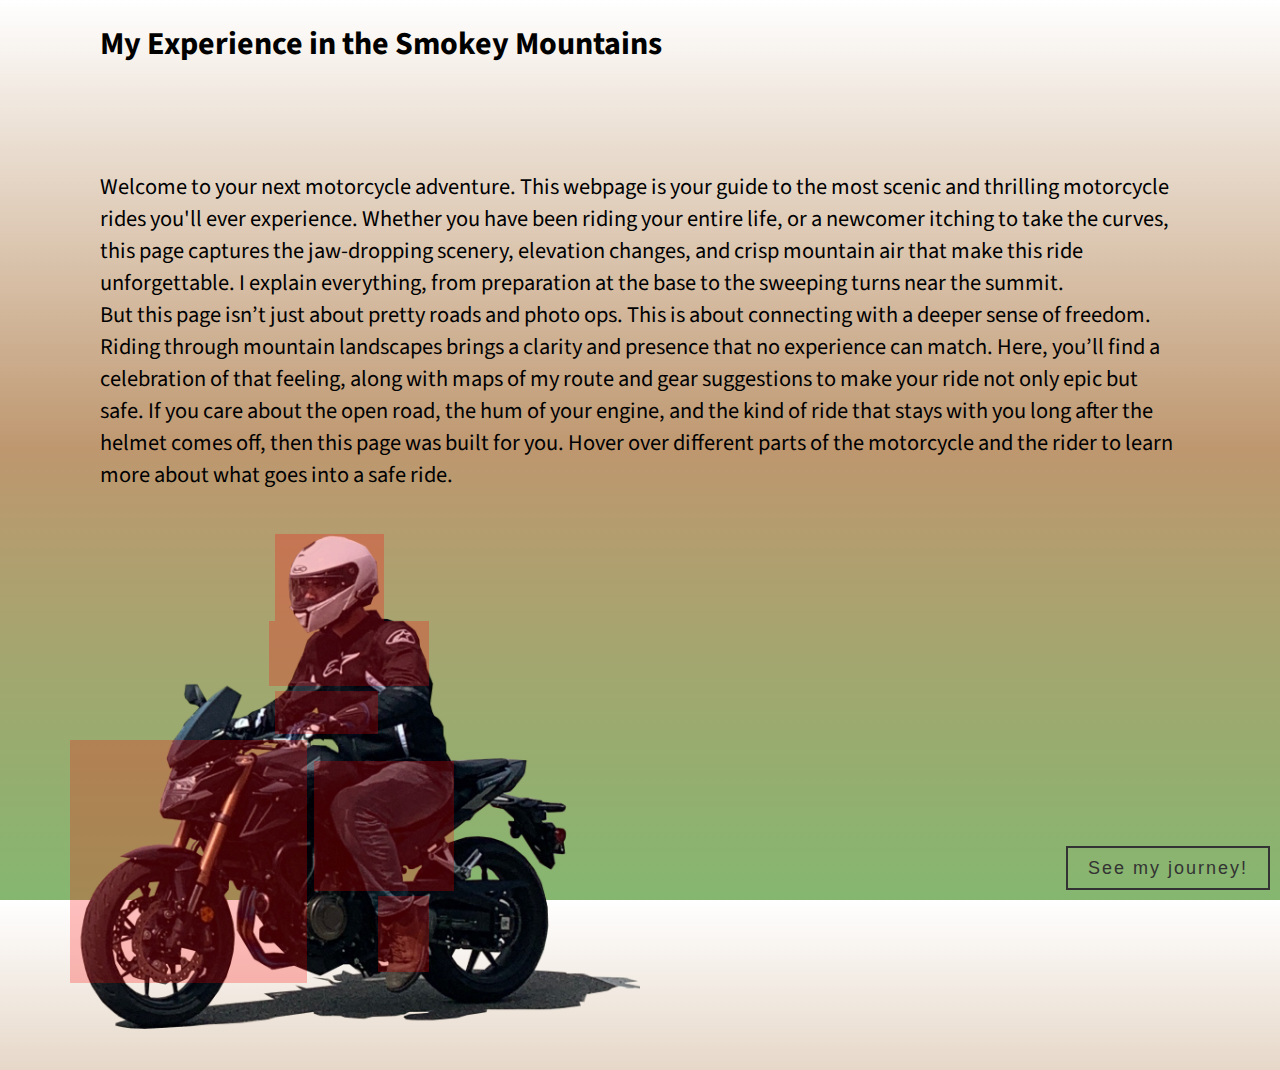
<file: index.html>
<!DOCTYPE html>

<html lang="en">
	
	<head>

		<meta charset="UTF-8">

		<!-- CSS Files -->
		<link rel="stylesheet" href="css/styles.css" />
		<!-- Javascript Files -->
		 
		<link rel="preconnect" href="https://fonts.googleapis.com">
		<link rel="preconnect" href="https://fonts.gstatic.com" crossorigin>
		<link href="https://fonts.googleapis.com/css2?family=Bubblegum+Sans&family=Newsreader:ital,opsz,wght@0,6..72,200..800;1,6..72,200..800&family=Source+Sans+3:ital,wght@0,200;1,200&family=Winky+Rough:ital,wght@0,300..900;1,300..900&family=Zain:ital,wght@0,200;0,300;0,400;0,700;0,800;0,900;1,300;1,400&display=swap" rel="stylesheet">

	</head>

	<body>

		<!-- All HTML elements go here -->
		<!-- this is a comment -->
		 <h1 class="title">My Experience in the Smokey Mountains</h1>
<!-- 
		<div class="container">
				<img src="images/side.PNG"></img>
		</div> -->

		<div class="content">
			<!-- image + hotspots -->
			<div class="intro">
				<p>
					Welcome to your next motorcycle adventure. This webpage is your guide to the most scenic and thrilling motorcycle rides you'll ever experience. Whether you have been riding your entire life, or a newcomer itching to take the curves, this page captures the jaw-dropping scenery, elevation changes, and crisp mountain air that make this ride unforgettable. I explain everything, from preparation at the base to the sweeping turns near the summit. <br>
					But this page isn’t just about pretty roads and photo ops. This is about connecting with a deeper sense of freedom. Riding through mountain landscapes brings a clarity and presence that no experience can match. Here, you’ll find a celebration of that feeling, along with maps of my route and gear suggestions to make your ride not only epic but safe. If you care about the open road, the hum of your engine, and the kind of ride that stays with you long after the helmet comes off, then this page was built for you.
					Hover over different parts of the motorcycle and the rider to learn more about what goes into a safe ride.
				</p>
			</div>
			<div class="container">
			  <div class="hotspot helmet"  data-text="A motorcycle helmet is the most critical piece of safety gear, designed to protect the rider's head during impacts.Wearing a helmet significantly reduces the risk of traumatic brain injuries and fatalities in accidents. According to the National Highway Traffic Safety Administration (NHTSA), helmets are highly effective in protecting motorcycle riders' heads in crashes."></div>
			  <div class="hotspot jacket"  data-text="A motorcycle jacket serves as a primary protective layer for the upper body, safeguarding against abrasions, cuts, and fractures during accidents. Constructed from durable materials like leather or reinforced textiles, these jackets often incorporate armor in critical areas such as the elbows, shoulders, and spine to absorb impact. They also offer comfort, as well as weather resistance."></div>
			  <div class="hotspot pants"   data-text="Motorcycle pants are designed to protect the rider's lower body, particularly the hips and knees, from injuries in the event of a crash. Unlike regular jeans, these pants are made with abrasion-resistant materials and often feature built-in armor or padding at key impact zones. This added protection helps reduce the severity of injuries and provides a safer riding experience."></div>
			  <div class="hotspot boots"   data-text="Proper motorcycle boots are essential for protecting the feet and ankles from injuries during rides and potential accidents. They are designed with sturdy materials to resist abrasions and impacts, and often include reinforced areas around the ankles and toes. Additionally, these boots provide better grip and control on the foot pegs and road surfaces, enhancing overall riding stability."></div>
			  <div class="hotspot gloves"  data-text="Motorcycle gloves are crucial for protecting the hands from abrasions, cuts, and impacts during rides or in the event of a fall. They also help maintain grip and control by reducing hand fatigue and providing insulation against weather conditions. High-quality gloves often feature reinforced knuckles and palms, offering additional protection and durability."></div>
			  <div class="hotspot bike"    data-text="The star of the show. This is a 2022 Honda CB500F/A, Honda’s sport touring line of the CB series. This is my first bike, and has never given me a single problem. It is a great bike to learn on, as well as make the beginner mistakes, that way more powerful motorcycles will not cause me issues, either. Any motorcycle in the 400cc to 600cc range are great motorcycles for beginners."></div>
			  <img src="images/side.PNG"></img>
			  
			</div>
			<div class="infobox" id="infoBox"></div>
		<div class="next-button">
			<a href="videomap.html" class="button"><span>See my journey!</span></a>
		</div>
		<script src="js/script.js"></script>
	</body>

</html>
</file>
<file: css/styles.css>
html, body {
    height: 100%;
    margin: 0;
    font-family: "Source Sans 3";
    overflow: visible;
}

h1 {
    text-align: left;
    margin-left: 100px;
    font-size: xx-large;
}

.intro {
    margin-top: 60px;
    margin-bottom: 10px;
    margin-left: 100px;
    margin-right: 100px;
    font-size: 1.4em;
    display: inline-block;
}

body{
    background: linear-gradient(
        #FFFFFF 0%,
        #be976f 50%,
        #85b770 100%
    );
}

.mapwrapper {
    position: relative;
    display: inline-block;
    width: 400px;
}
.mapwrapper img {
  display: block;
  height: auto;
  width: 100%;
}
.mapwrapper .svg1overlay {
  position: absolute;
  top: 3%;
  left: -2%;
  width: 95%;
  height: 95%;
  
}


.container {
    display: flex;
    align-items: center;   /* Vertically center */
    justify-content: flex-start; /* Align to left */
    height: 60vh;     
    bottom: 10%;
    overflow: hidden;    /* Full viewport height */
    padding-left: 40px;    /* Optional: spacing from the left */
     /* Optional: background for contrast */
  }

  .motoIMG {
  
    position: relative;
    top: 1000px;
  }

  .videowindow {
    position: absolute; left: 50%; top: 60%; transform: translate(-50%, -100%);
    height: 512px;
    width: 288px;
  }
  .imgwindow {
    position: absolute; left: 50%; top: 50%; transform: translate(-50%, 50%);
  }
  .container img {
    width: 600px;          /* Adjust this to scale the image */
    height: auto;          /* Maintain aspect ratio */
    left: 15px;
    bottom: 508px;
    z-index: -1;
  }

.top‑center {
    position: absolute;   
    top: 0%;               
    left: 50%;
    transform: translateX(-50%); 
}


.source-sans-3{
    font-family: "Source Sans 3", sans-serif;
    font-optical-sizing: auto;
    font-weight: 200;
    font-style: normal;
}

/* Button grouping */

    .next-button{
        position: absolute;
        bottom: 10px;
        right: 10px;
        /* transform: translate(-50%, -50%); */
      }
      
      .button {
        display: block;
        width: 200px;
        height: 40px;
        line-height: 40px;
        font-size: 18px;
        font-family: sans-serif;
        text-decoration: none;
        color: #333;
        border: 2px solid #333;
        letter-spacing: 2px;
        text-align: center;
        position: relative;
        transition: all .35s;
      }
      
      a span{
        position: relative;
        z-index: 2;
      }
      
      a::after{
        position: absolute;
        content: "";
        top: 0;
        left: 0;
        width: 0;
        height: 100%;
        background: #ff003b;
        transition: all .35s;
      }
      
      a:hover{
        color: #fff;
      }
      
      a:hover:after{
        width: 100%;
      }

      .svgoverlay {
        position: absolute;
        top: 0px;
        z-index: 100;
        width: 92%;
        height: auto;
      }


      .hotspot {
        position: absolute;
        background: #FF0000;
        opacity: 25%;
        cursor: pointer;
      }
      .container {
        position: relative;
        display: inline-block;
        width: 80%;      
        max-width: 600px;
        max-height: 1000px;
      }
   
      /* these % values scale with the image */
      .hotspot.helmet {  top:  2%; left: 43%; width: 17%; height: 16%; }
      .hotspot.jacket {  top: 18%; left: 42%; width: 25%; height: 12%; } 
      .hotspot.pants   { top: 44%; left: 49%; width: 22%; height: 24%; }
      .hotspot.boots   { top: 69%; left: 59%; width: 8%; height: 14%; }
      .hotspot.gloves  { top: 31%; left: 43%; width: 16%; height: 8%; }
      .hotspot.bike    { top: 40%; left: 11%;  width: 37%; height: 45%; }
      
      /* pulse animation */
      @keyframes pulse {
        0%   { transform: scale(1); }
        50%  { transform: scale(1.05); }
        100% { transform: scale(1); }
      }
      .pulse {
        animation: pulse 1.2s infinite;
      }
      
      #infoBox {
        position: absolute; /* ← new */
        bottom: 200px;          /* ← new */
        right: 250px;   
        width: 750px;
        max-height: 500px;
        border: 2px solid #000000;
        padding: 12px;
        box-sizing: border-box;
        font-size: 1.75em;
        line-height: 1.4;
        color: #FFFFFF;
        opacity: 0;
        transition: opacity 0.5s;
      }
      #infoBox.visible {
        opacity: 1;
      }




      /* Draw all paths by animating their stroke dash offset */
@keyframes draw {
  to {
    stroke-dashoffset: 0;
  }
}

svg.svg1overlay path {
  fill: none;               /* no fill, only outline */
  stroke: #FF0000;        /* red stroke */
  stroke-width: 2;          /* adjust as needed */
  stroke-dasharray: 1000;   /* large enough to cover any path */
  stroke-dashoffset: 1000;  
  animation: draw 15s linear forwards;
}
</file>
